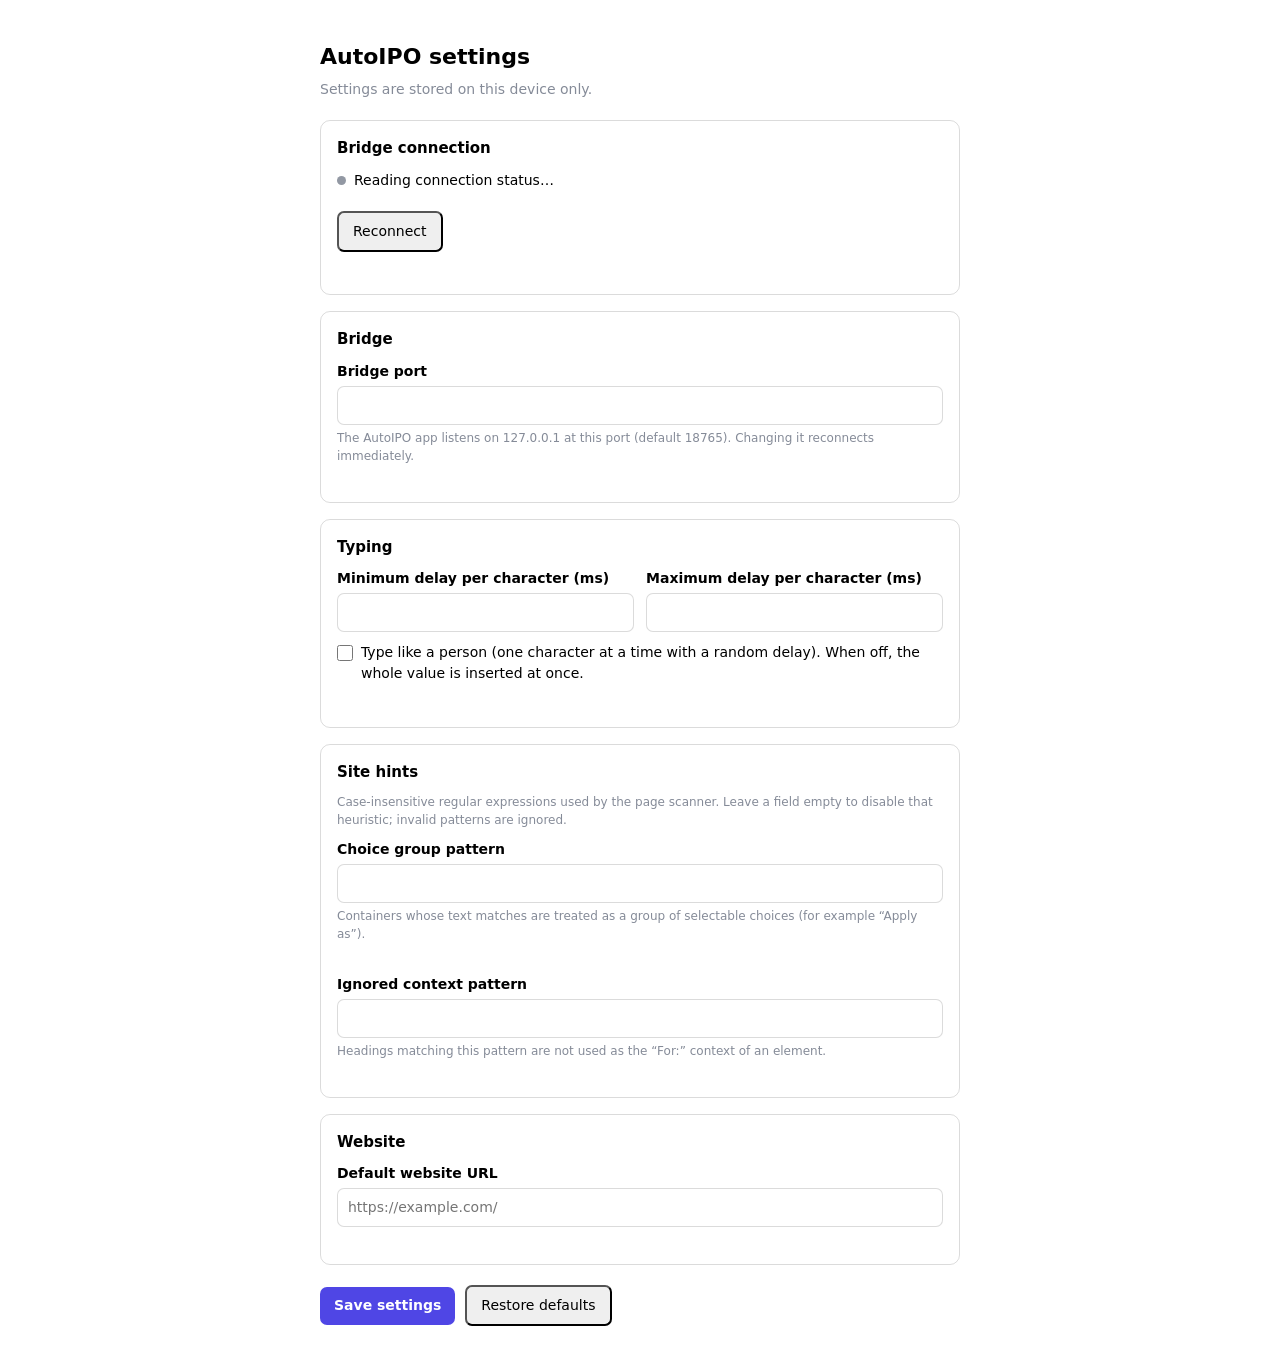
<file: chrome-extension/options.html>
<!doctype html>
<html lang="en">
  <head>
    <meta charset="utf-8">
    <meta name="viewport" content="width=device-width, initial-scale=1">
    <title>AutoIPO settings</title>
    <link rel="stylesheet" href="options.css">
    <script src="shared.js" defer></script>
    <script src="options.js" defer></script>
  </head>
  <body>
    <main>
      <h1>AutoIPO settings</h1>
      <p class="lead">Settings are stored on this device only.</p>

      <section class="card" aria-labelledby="connection-heading">
        <h2 id="connection-heading">Bridge connection</h2>
        <p id="connection-status" class="status-line" role="status" aria-live="polite">
          <span class="status-dot" aria-hidden="true"></span><span id="connection-status-text">Reading connection status…</span>
        </p>
        <p id="connection-detail" class="help-text"></p>
        <button id="reconnect-bridge" type="button">Reconnect</button>
        <span id="reconnect-status" class="feedback" role="status" aria-live="polite"></span>
      </section>

      <form id="settings-form" novalidate>
        <section class="card" aria-labelledby="bridge-heading">
          <h2 id="bridge-heading">Bridge</h2>
          <div class="field">
            <label for="bridge-port">Bridge port</label>
            <input id="bridge-port" name="bridgePort" type="number" min="1" max="65535" step="1" inputmode="numeric" required aria-describedby="bridge-port-help bridge-port-feedback">
            <span id="bridge-port-help" class="help-text">The AutoIPO app listens on 127.0.0.1 at this port (default 18765). Changing it reconnects immediately.</span>
            <span id="bridge-port-feedback" class="feedback" aria-live="polite"></span>
          </div>
        </section>

        <section class="card" aria-labelledby="typing-heading">
          <h2 id="typing-heading">Typing</h2>
          <div class="field-row">
            <div class="field">
              <label for="typing-min">Minimum delay per character (ms)</label>
              <input id="typing-min" name="typingMin" type="number" min="0" max="5000" step="1" inputmode="numeric" required aria-describedby="typing-feedback">
            </div>
            <div class="field">
              <label for="typing-max">Maximum delay per character (ms)</label>
              <input id="typing-max" name="typingMax" type="number" min="0" max="5000" step="1" inputmode="numeric" required aria-describedby="typing-feedback">
            </div>
          </div>
          <label class="checkbox">
            <input id="typing-human" name="typingHuman" type="checkbox">
            Type like a person (one character at a time with a random delay). When off, the whole value is inserted at once.
          </label>
          <span id="typing-feedback" class="feedback" aria-live="polite"></span>
        </section>

        <section class="card" aria-labelledby="hints-heading">
          <h2 id="hints-heading">Site hints</h2>
          <p class="help-text">Case-insensitive regular expressions used by the page scanner. Leave a field empty to disable that heuristic; invalid patterns are ignored.</p>
          <div class="field">
            <label for="choice-group-pattern">Choice group pattern</label>
            <input id="choice-group-pattern" name="choiceGroupPattern" type="text" autocomplete="off" spellcheck="false" aria-describedby="choice-group-help choice-group-feedback">
            <span id="choice-group-help" class="help-text">Containers whose text matches are treated as a group of selectable choices (for example “Apply as”).</span>
            <span id="choice-group-feedback" class="feedback" aria-live="polite"></span>
          </div>
          <div class="field">
            <label for="ignored-context-pattern">Ignored context pattern</label>
            <input id="ignored-context-pattern" name="ignoredContextPattern" type="text" autocomplete="off" spellcheck="false" aria-describedby="ignored-context-help ignored-context-feedback">
            <span id="ignored-context-help" class="help-text">Headings matching this pattern are not used as the “For:” context of an element.</span>
            <span id="ignored-context-feedback" class="feedback" aria-live="polite"></span>
          </div>
        </section>

        <section class="card" aria-labelledby="website-heading">
          <h2 id="website-heading">Website</h2>
          <div class="field">
            <label for="website-url">Default website URL</label>
            <input id="website-url" name="websiteUrl" type="url" placeholder="https://example.com/" required aria-describedby="website-url-feedback">
            <span id="website-url-feedback" class="feedback" aria-live="polite"></span>
          </div>
        </section>

        <div class="form-actions">
          <button type="submit" class="primary">Save settings</button>
          <button id="restore-defaults" type="button">Restore defaults</button>
          <span id="save-status" class="feedback" role="status" aria-live="polite"></span>
        </div>
      </form>
    </main>
  </body>
</html>
</file>
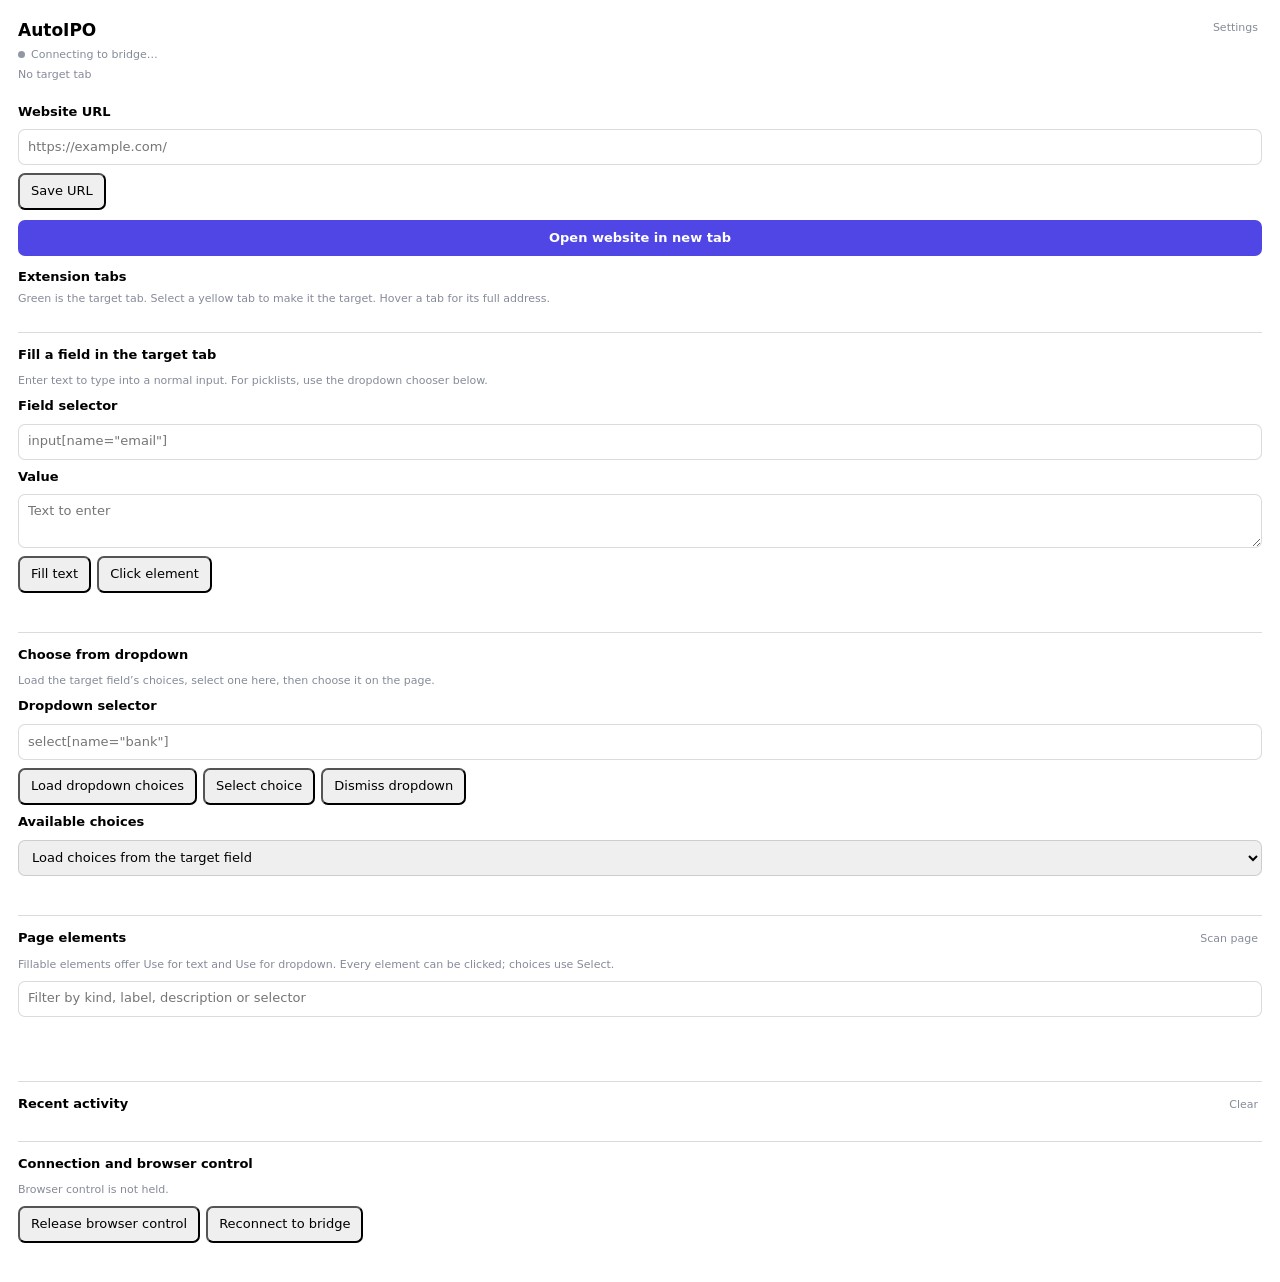
<file: chrome-extension/popup.html>
<!doctype html>
<html lang="en">
  <head>
    <meta charset="utf-8">
    <meta name="viewport" content="width=device-width, initial-scale=1">
    <title>AutoIPO</title>
    <link rel="stylesheet" href="popup.css">
    <script src="shared.js" defer></script>
    <script src="page-scan.js" defer></script>
    <script src="popup.js" defer></script>
  </head>
  <body>
    <main>
      <header class="panel-header">
        <div>
          <h1>AutoIPO</h1>
          <p id="bridge-status" class="status-line" role="status" aria-live="polite">
            <span class="status-dot" aria-hidden="true"></span><span id="bridge-status-text">Connecting to bridge…</span>
          </p>
          <p id="target-status" class="status-line" role="status" aria-live="polite">No target tab</p>
        </div>
        <button id="open-options" class="text-button" type="button">Settings</button>
      </header>

      <div id="automation-banner" class="banner" role="status" aria-live="assertive" hidden>
        Automation in progress — controlled by the AutoIPO app
      </div>

      <form id="settings-form">
        <label for="website-url">Website URL</label>
        <input id="website-url" type="url" placeholder="https://example.com/" required>
        <div class="field-actions">
          <button class="secondary" type="submit">Save URL</button>
          <span id="save-status" role="status" aria-live="polite"></span>
        </div>
      </form>

      <button id="open-site" class="primary" type="button" data-action>Open website in new tab</button>

      <section class="extension-tabs" aria-labelledby="extension-tabs-heading">
        <h2 id="extension-tabs-heading">Extension tabs</h2>
        <p class="help-text">Green is the target tab. Select a yellow tab to make it the target. Hover a tab for its full address.</p>
        <ol id="extension-tabs" aria-label="Tabs opened by the extension"></ol>
      </section>

      <section class="field-filler" aria-labelledby="fill-heading">
        <h2 id="fill-heading">Fill a field in the target tab</h2>
        <p class="help-text">Enter text to type into a normal input. For picklists, use the dropdown chooser below.</p>
        <label for="field-selector">Field selector</label>
        <input id="field-selector" type="text" placeholder='input[name="email"]' autocomplete="off" spellcheck="false" required>
        <label for="field-value">Value</label>
        <textarea id="field-value" rows="2" placeholder="Text to enter"></textarea>
        <div class="field-actions">
          <button id="fill-field" class="secondary" type="button" data-action>Fill text</button>
          <button id="click-element" class="secondary" type="button" data-action>Click element</button>
        </div>
        <span id="fill-status" class="status-text" role="status" aria-live="polite"></span>
      </section>

      <section class="field-filler" aria-labelledby="dropdown-heading">
        <h2 id="dropdown-heading">Choose from dropdown</h2>
        <p class="help-text">Load the target field’s choices, select one here, then choose it on the page.</p>
        <label for="dropdown-selector">Dropdown selector</label>
        <input id="dropdown-selector" type="text" placeholder='select[name="bank"]' autocomplete="off" spellcheck="false">
        <div class="field-actions">
          <button id="load-picklist" class="secondary" type="button" data-action>Load dropdown choices</button>
          <button id="select-dropdown-choice" class="secondary" type="button" data-action>Select choice</button>
          <button id="dismiss-dropdown" class="secondary" type="button" data-action>Dismiss dropdown</button>
        </div>
        <label for="field-options">Available choices</label>
        <select id="field-options">
          <option value="">Load choices from the target field</option>
        </select>
        <span id="picklist-status" class="status-text" role="status" aria-live="polite"></span>
      </section>

      <section class="page-scanner" aria-labelledby="scan-heading">
        <div class="section-heading">
          <h2 id="scan-heading">Page elements</h2>
          <button id="scan-page" class="text-button" type="button" data-action>Scan page</button>
        </div>
        <p class="help-text">Fillable elements offer Use for text and Use for dropdown. Every element can be clicked; choices use Select.</p>
        <div class="filter-row">
          <label for="element-filter" class="visually-hidden">Filter page elements</label>
          <input id="element-filter" type="search" placeholder="Filter by kind, label, description or selector" autocomplete="off" spellcheck="false">
          <span id="element-count" class="help-text" role="status" aria-live="polite"></span>
        </div>
        <p id="scan-status" class="status-text" role="status" aria-live="polite"></p>
        <ol id="page-elements" aria-label="Interactive elements found on the target page"></ol>
      </section>

      <section class="activity" aria-labelledby="activity-heading">
        <div class="section-heading">
          <h2 id="activity-heading">Recent activity</h2>
          <button id="clear-logs" class="text-button" type="button">Clear</button>
        </div>
        <ol id="command-logs" aria-live="polite"></ol>
      </section>

      <section class="controls" aria-labelledby="controls-heading">
        <h2 id="controls-heading">Connection and browser control</h2>
        <p id="debugger-status" class="help-text" role="status" aria-live="polite">Browser control is not held.</p>
        <div class="field-actions">
          <button id="release-debugger" class="secondary" type="button" data-action>Release browser control</button>
          <button id="reconnect-bridge" class="secondary" type="button">Reconnect to bridge</button>
        </div>
        <span id="controls-status" class="status-text" role="status" aria-live="polite"></span>
      </section>
    </main>
  </body>
</html>
</file>
<file: chrome-extension/options.css>
:root {
  color-scheme: light dark;
  font: 14px/1.5 system-ui, sans-serif;
  --accent: #4f46e5;
  --muted: #858b98;
  --border: color-mix(in srgb, currentColor 14%, transparent);
  --ok: #16834a;
  --error: #c0392b;
}

body {
  margin: 0;
  padding: 40px 24px;
}

main {
  max-width: 640px;
  margin: 0 auto;
}

h1 {
  margin: 0 0 6px;
  font-size: 22px;
}

h2 {
  margin: 0;
  font-size: 15px;
}

p {
  margin: 0;
}

.lead {
  margin-bottom: 20px;
  color: var(--muted);
}

.card {
  display: grid;
  gap: 10px;
  margin-top: 16px;
  padding: 16px;
  border: 1px solid var(--border);
  border-radius: 10px;
}

form {
  display: grid;
  gap: 0;
}

.field {
  display: grid;
  gap: 4px;
}

.field-row {
  display: grid;
  grid-template-columns: repeat(auto-fit, minmax(220px, 1fr));
  gap: 12px;
}

label {
  font-weight: 600;
}

.checkbox {
  display: flex;
  align-items: flex-start;
  gap: 8px;
  font-weight: 400;
}

.checkbox input {
  flex: none;
  width: 16px;
  height: 16px;
  min-height: 0;
  margin: 3px 0 0;
}

input,
button {
  box-sizing: border-box;
  min-height: 38px;
  border-radius: 7px;
  font: inherit;
}

input {
  width: 100%;
  padding: 8px 10px;
  border: 1px solid var(--border);
}

button {
  justify-self: start;
  min-width: 100px;
  padding: 8px 14px;
  cursor: pointer;
}

button.primary {
  border: 0;
  background: var(--accent);
  color: #fff;
  font-weight: 600;
}

button:focus-visible,
input:focus-visible {
  outline: 2px solid var(--accent);
  outline-offset: 1px;
}

.help-text {
  color: var(--muted);
  font-size: 12px;
}

.feedback {
  min-height: 1.4em;
  color: var(--muted);
  font-size: 12px;
}

.feedback.ok {
  color: var(--ok);
}

.feedback.error {
  color: var(--error);
}

.status-line {
  display: flex;
  align-items: center;
  gap: 8px;
}

.status-dot {
  flex: none;
  width: 9px;
  height: 9px;
  border-radius: 50%;
  background: #9298a3;
}

#connection-status.connected .status-dot {
  background: #22a06b;
}

#connection-status.retrying .status-dot {
  background: var(--error);
}

.form-actions {
  display: flex;
  align-items: center;
  flex-wrap: wrap;
  gap: 10px;
  margin-top: 20px;
}
</file>
<file: chrome-extension/popup.css>
:root {
  color-scheme: light dark;
  font: 13px/1.45 system-ui, sans-serif;
  --accent: #4f46e5;
  --muted: #858b98;
  --border: color-mix(in srgb, currentColor 14%, transparent);
  --warning-bg: #fff2bd;
  --warning-fg: #352900;
  --warning-border: #c99a14;
}

body {
  width: 100%;
  min-height: 100vh;
  margin: 0;
  overflow-y: auto;
}

main {
  padding: 18px;
}

.panel-header,
.section-heading {
  display: flex;
  align-items: flex-start;
  justify-content: space-between;
  gap: 8px;
}

h1,
h2,
p {
  margin: 0;
}

h1 {
  font-size: 17px;
}

h2 {
  font-size: 13px;
}

.status-line {
  display: flex;
  align-items: center;
  gap: 6px;
  margin-top: 4px;
  color: var(--muted);
  font-size: 11px;
  overflow-wrap: anywhere;
}

.status-dot {
  flex: none;
  width: 7px;
  height: 7px;
  border-radius: 50%;
  background: #9298a3;
}

#bridge-status.connected .status-dot {
  background: #22a06b;
}

#bridge-status.retrying .status-dot {
  background: #c0392b;
}

.banner {
  margin-top: 14px;
  padding: 8px 10px;
  border: 1px solid var(--warning-border);
  border-radius: 7px;
  background: var(--warning-bg);
  color: var(--warning-fg);
  font-weight: 600;
}

.banner[hidden] {
  display: none;
}

.visually-hidden {
  position: absolute;
  width: 1px;
  height: 1px;
  margin: -1px;
  padding: 0;
  overflow: hidden;
  clip: rect(0 0 0 0);
  white-space: nowrap;
  border: 0;
}

form {
  display: grid;
  gap: 8px;
  margin-top: 20px;
}

label {
  font-weight: 600;
}

input,
select,
button,
textarea {
  box-sizing: border-box;
  min-height: 36px;
  border-radius: 7px;
  font: inherit;
}

input,
select,
textarea {
  width: 100%;
  padding: 7px 9px;
  border: 1px solid var(--border);
}

textarea {
  min-height: 54px;
  resize: vertical;
}

button {
  padding: 7px 11px;
  cursor: pointer;
}

button:disabled {
  cursor: not-allowed;
  opacity: 0.55;
}

button:focus-visible,
input:focus-visible,
select:focus-visible,
textarea:focus-visible {
  outline: 2px solid var(--accent);
  outline-offset: 1px;
}

.primary {
  width: 100%;
  margin-top: 10px;
  border: 0;
  background: var(--accent);
  color: #fff;
  font-weight: 600;
}

.secondary {
  justify-self: start;
}

.field-actions,
.element-actions {
  display: flex;
  align-items: center;
  flex-wrap: wrap;
  gap: 6px;
}

.field-filler,
.page-scanner,
.activity,
.controls {
  display: grid;
  gap: 8px;
  margin-top: 18px;
  padding-top: 13px;
  border-top: 1px solid var(--border);
}

.help-text {
  color: var(--muted);
  font-size: 11px;
}

.status-text {
  min-height: 1.2em;
  color: var(--muted);
  font-size: 11px;
  overflow-wrap: anywhere;
}

#save-status {
  min-height: 1.2em;
  color: #22a06b;
  font-size: 11px;
}

.extension-tabs {
  margin-top: 12px;
}

.extension-tabs h2 {
  margin: 0 0 4px;
}

#extension-tabs {
  display: grid;
  gap: 5px;
  margin: 7px 0 0;
  padding: 0;
  list-style: none;
}

#extension-tabs .tab-select {
  width: 100%;
  min-height: 34px;
  overflow: hidden;
  text-align: left;
  text-overflow: ellipsis;
  white-space: nowrap;
  border: 1px solid var(--warning-border);
  background: var(--warning-bg);
  color: var(--warning-fg);
}

#extension-tabs .tab-select.selected {
  border-color: #16855b;
  background: #c8f2dc;
  color: #073c29;
  font-weight: 700;
}

.filter-row {
  display: grid;
  gap: 4px;
}

#element-count {
  min-height: 1.2em;
}

#page-elements {
  display: grid;
  gap: 8px;
  max-height: 340px;
  margin: 0;
  padding: 0;
  overflow-y: auto;
  list-style: none;
}

#page-elements li {
  display: grid;
  grid-template-columns: minmax(0, 1fr);
  gap: 4px;
  padding-bottom: 7px;
  border-bottom: 1px solid var(--border);
}

.element-summary {
  display: grid;
  gap: 2px;
}

.element-title {
  overflow-wrap: anywhere;
}

.element-context {
  color: var(--accent);
  font-size: 10px;
  font-weight: 600;
}

.element-selector {
  display: block;
  min-width: 0;
  max-width: 100%;
  overflow: hidden;
  color: var(--muted);
  font: 11px/1.4 ui-monospace, monospace;
  text-overflow: ellipsis;
  white-space: nowrap;
}

.use-selector {
  flex-shrink: 0;
}

.text-button {
  min-height: auto;
  padding: 2px 4px;
  border: 0;
  background: transparent;
  color: var(--muted);
  font-size: 11px;
}

.text-button:not(:disabled):hover {
  color: var(--accent);
}

#command-logs {
  display: grid;
  gap: 9px;
  max-height: 220px;
  margin: 0;
  padding: 0;
  overflow-y: auto;
  list-style: none;
}

#command-logs li {
  display: grid;
  gap: 2px;
}

#command-logs time {
  color: var(--muted);
  font-size: 10px;
}

#command-logs li span {
  overflow-wrap: anywhere;
}

.empty-state {
  color: var(--muted);
  font-style: italic;
}
</file>
